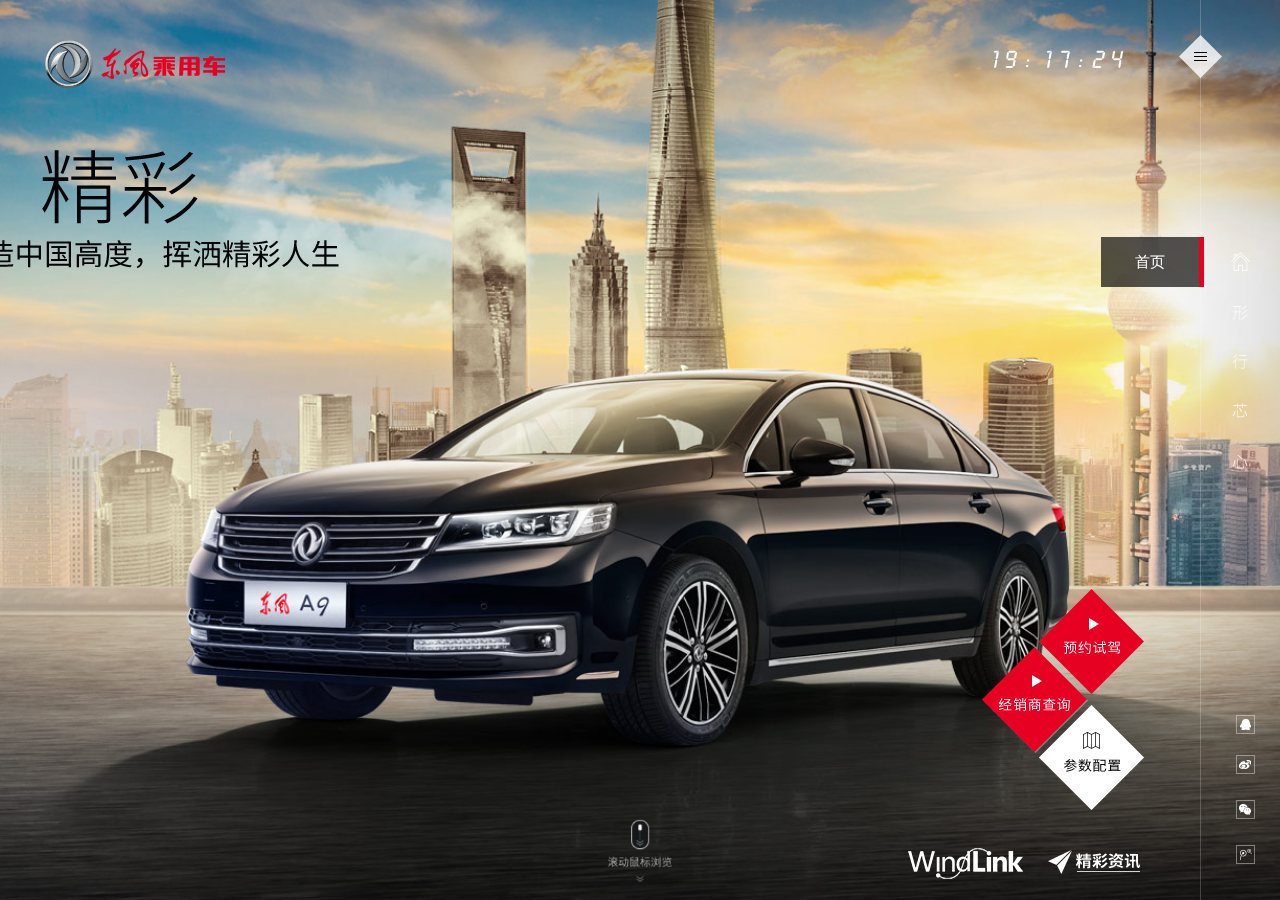
<file: index.html>
<!DOCTYPE html>
<html lang="zh">

	<head>
		<meta charset="UTF-8" />
		<meta name="viewport" content="width=device-width, initial-scale=1.0" />
		<meta http-equiv="X-UA-Compatible" content="ie=edge" />
		<link rel="stylesheet" type="text/css" href="css/index.css" />
		<title>Document</title>

	</head>

	<body>
		
		<div id="startShow">
			<div>
				<img class="pos_a" src="imgas/img/main2 (2).png">
				<img class="pos_b" src="imgas/img/main2 (1).png">
			</div>

		</div>
		<div id="time">
			<span class="span0 time"></span>
			<span class="span2 time"></span>
			<span class="spanx"></span>
			<span class="span1 time"></span>
			<span class="span2 time"></span>
			<span class="spanx"></span>
			<span class="span5 time"></span>
			<span class="span9 time"></span>
		</div>
		<main id="main">
			<!--页面固定定位开始-->
			<div id="fixed">
				<div class="logo">
					<img src="imgas/img/logo.png" alt="" class="logo1" />

					<img src="imgas/img/17.png" alt="" class="mask" />
				</div>
				<div id="nav">
					<img src="imgas/img/2(6).png" alt="" class="nav_log" />
					<ul class="nav_l" id="ol">
						<li class="active">
							<p>首页</p>
						</li>
						<li>
							<p>精于形</p>
						</li>
						<li>
							<p>精于行</p>
						</li>
						<li>
							<p>精于芯</p>
						</li>
						<li>
							<p>精于心</p>
						</li>
					</ul>
					<ul class="nav_r">
						<li class="li6"></li>
						<li class="li7"></li>
						<li class="li8"></li>
						<li class="li9"></li>
					</ul>
					<ul class="nav_do">
						<li class="li10" id="li10"></li>
						<li class="li11" id="li11"></li>
						<li class="li12" id="li12"></li>
					</ul>
					<img src="imgas/img/5.png" alt="" class="img_b" />
					<img src="imgas/img/23.png" alt="" class="img_b1" />
				</div>
			</div>
			<div class="foot">
				<img src="imgas/img/8.png" alt="" class="foot1" />
			</div>
			</div>

			<!--页面固定定位结束-->
			<!--预约试驾部分开始-->
			<div id="yua" style="display: none;">
				<div class="yu11">
					<div style="margin-bottom: 10px;">
						<div class="min">
							<big>姓名<i>name</i></big>
							<input type="text" id="input1" />
						</div>
						<div class="min">
							<big>电话<i>phone</i></big>
							<input type="text" id="input2" />
						</div>
					</div>
					<div style="margin-bottom: 10px;">
						<div class="min">
							<big>省份<i>province</i></big>
							<select name="" class="input3" id="province1" size=1 onchange="getCity()">
								<option value=0>北京</option>
								<option value=1>上海</option>
								<option value=2>天津</option>
								<option value=3>重庆</option>
								<option value=4>河北</option>
								<option value=5>山西</option>
								<option value=6>内蒙古</option>
								<option value=7>辽宁</option>
								<option value=8>吉林</option>
								<option value=9>黑龙江</option>
								<option value=10>江苏</option>
								<option value=11>浙江</option>
								<option value=12>安徽</option>
								<option value=13>福建</option>
								<option value=14>江西</option>
								<option value=15>山东</option>
								<option value=16>河南</option>
								<option value=17>湖北</option>
								<option value=18>湖南</option>
								<option value=19>广东</option>
								<option value=20>广西</option>
								<option value=21>海南</option>
								<option value=22>四川</option>
								<option value=23>贵州</option>
								<option value=24>云南</option>
								<option value=25>西藏</option>
								<option value=26>陕西</option>
								<option value=27>甘肃</option>
								<option value=28>宁夏</option>
								<option value=29>青海</option>
								<option value=30>新疆</option>
								<option value=31>香港</option>
								<option value=32>澳门</option>
								<option value=33>台湾</option>
							</select>
						</div>

						<div class="min">
							<big>城市<i>city</i></big>
							<select name="" class="input4" id="city1"></select>
						</div>
					</div>
					<div style="margin-bottom: 10px;">
						<div class="min">
							<big>意向购车时间<i>time</i></big>
							<select name="" id="input5">
								<option value="">暂时没有需求</option>
								<option value="">3~6个月之间</option>
								<option value="">一年之内</option>
								<option value="">两年之内</option>
							</select>
						</div>
					</div>
					<div style="margin-bottom: 10px;">
						<div class="min">
							<input type="button" id="btnsbt" />

						</div>
					</div>
				</div>
				<img src="imgas/11.png" alt="" id="cuo1" />
			</div>
			<div id="yua1" style="display: none;">
				<div class="yua22">
					<div class="ddd">
						<form action="">
							<p>请选择你所在的区域</p>
							<div>
								<select name="" id="pre" size=1 onchange="chg(this);">
									<option value="-1">请选择</option>
								</select>
								<select name="" id="city2" onchange="chgs(this)"></select>
							</div>
							<div id="chne">
								<ul>
									<li>
										<div>
											<h2>北京年隆汽车销售有限公司</h2>
											<p>联系电话：4008103713</p>
											<p>服务热线：0452-8888109</p>
											<p>店面地址：齐齐哈尔市龙沙区南苑开发区喜庆路北国粮油综合市场楼（市1中南门对面）</p>

										</div>
									</li>
								</ul>
							</div>
							<div id="dituContent">

							</div>
						</form>
					</div>
				</div>
				<img src="imgas/11.png" alt="" id="cuo2" />
			</div>
			<div id="yua2" style="display: none;">
				<div class="table">
					<img src="imgas/14.png" />
					<table class="table1">
						<tr>
							<th>车型 </th>
							<th>1.8T 豪华型</th>
							<th>1.8T 尊贵型</th>
							<th>1.8T 旗舰型</th>
						</tr>
					</table>
					<div class="scroll">
						<table class="table2">
							<tr>
								<td>市场建议价（元）</td>
								<td>179,700</td>
								<td>199,700</td>
								<td>219,700</td>
							</tr>
							<tr>
								<td colspan="4">主要参数</td>
							</tr>
							<tr>
								<td>长×宽×高（mm）</td>
								<td colspan="3">5066*1858*1470</td>
							</tr>
							<tr>
								<td>轴距（mm）</td>
								<td colspan="3">2900</td>
							</tr>
							<tr>
								<td>前/后轮距(mm)</td>
								<td colspan="3">1589/1563</td>
							</tr>
							<tr>
								<td>最小离地间隙（mm）</td>
								<td colspan="3">120(满载）</td>
							</tr>
							<tr>
								<td>整备质量（kg）</td>
								<td colspan="3">1660</td>
							</tr>
							<tr>
								<td>油箱容积（L）</td>
								<td colspan="3">70L</td>
							</tr>
							<tr>
								<td>发动机</td>
								<td colspan="3">Twin scroll双流道涡轮增压技术、高压缸内直喷技术、<br>CVVT连续可变进气正时技术、链传动、DOHC、16气门</td>
							</tr>
							<tr>
								<td>排量（mL)</td>
								<td colspan="3">1751</td>
							</tr>
							<tr>
								<td>最大功率（Kw/rpm)</td>
								<td colspan="3">150/5500</td>
							</tr>
							<tr>
								<td>最大扭矩（N·m/rpm)</td>
								<td colspan="3">280/1400-4000</td>
							</tr>
							<tr>
								<td>变速箱</td>
								<td colspan="3">6速手自一体Tiptronic变速箱（带QuickShift极速换挡技术）</td>
							</tr>
							<tr>
								<td>驱动方式</td>
								<td colspan="3">前置前驱</td>
							</tr>
							<tr>
								<td>前悬挂类型</td>
								<td colspan="3">麦弗逊式独立悬架（螺旋弹簧，液压筒式减震器，带三角型下横臂及横向稳定杆）</td>
							</tr>
							<tr>
								<td>后悬挂类型</td>
								<td colspan="3">多连杆式后独立悬架（螺旋弹簧，液压筒式减震器，带横向稳定杆）</td>
							</tr>
							<tr>
								<td>制动类型</td>
								<td colspan="3">前后盘刹</td>
							</tr>
							<tr>
								<td>转向系统</td>
								<td colspan="3">电液可变助力转向</td>
							</tr>
							<tr>
								<td>轮胎规格</td>
								<td colspan="3">18吋铝轮</td>
							</tr>
							<tr>
								<td>0-100km/h加速</td>
								<td colspan="3">8.5s （ODM）</td>
							</tr>
							<tr>
								<td>最高车速(km/h)</td>
								<td colspan="3">230</td>
							</tr>
							<tr>
								<td>工信部综合油耗(L)</td>
								<td colspan="3">6.6</td>
							</tr>
							<tr>
								<td>排放标准</td>
								<td colspan="3">国五</td>
							</tr>
							<tr>
								<td colspan="4">大气造型</td>
							</tr>
							<tr>
								<td>LED前大灯（带弯道辅助照明）</td>
								<td>●</td>
								<td>●</td>
								<td>●</td>
							</tr>
							<tr>
								<td>LED自动大灯（自动点亮+自动高度调节）</td>
								<td>●</td>
								<td>●</td>
								<td>●</td>
							</tr>
							<tr>
								<td>LED大灯远近光自动切换</td>
								<td>-</td>
								<td>●</td>
								<td>●</td>
							</tr>
							<tr>
								<td>LED日间行车灯/转向灯/制动灯/尾灯</td>
								<td>●</td>
								<td>●</td>
								<td>●</td>
							</tr>
							<tr>
								<td>LED前后雾灯（前雾灯带弯道辅助照明）</td>
								<td>●</td>
								<td>●</td>
								<td>●</td>
							</tr>
							<tr>
								<td>电动天窗（有微开功能、遥控可关闭）</td>
								<td>●</td>
								<td>●</td>
								<td>●</td>
							</tr>
							<tr>
								<td>四窗一触式防夹</td>
								<td>●</td>
								<td>●</td>
								<td>●</td>
							</tr>
							<tr>
								<td>遥控开启/关闭车窗</td>
								<td>●</td>
								<td>●</td>
								<td>●</td>
							</tr>
							<tr>
								<td>降噪浅色前风窗玻璃</td>
								<td>●</td>
								<td>-</td>
								<td>-</td>
							</tr>
							<tr>
								<td>降噪隔热浅色前风窗玻璃</td>
								<td>-</td>
								<td>●</td>
								<td>●</td>
							</tr>
							<tr>
								<td>前风挡雨刮</td>
								<td>自动</td>
								<td>自动</td>
								<td>自动</td>
							</tr>
							<tr>
								<td>自动防眩目内后视镜</td>
								<td>-</td>
								<td>●</td>
								<td>●</td>
							</tr>
							<tr>
								<td>后视镜电动调节/加热/折叠</td>
								<td>●</td>
								<td>●</td>
								<td>●</td>
							</tr>
							<tr>
								<td>倒车时后视镜自动调节（自动照地 ）</td>
								<td>-</td>
								<td>●</td>
								<td>●</td>
							</tr>
							<tr>
								<td>后风窗电动遮阳帘</td>
								<td>-</td>
								<td>-</td>
								<td>●</td>
							</tr>
							<tr>
								<td>后车窗遮阳帘</td>
								<td>-</td>
								<td>-</td>
								<td>●</td>
							</tr>
							<tr>
								<td>发动机罩气动撑杆</td>
								<td>●</td>
								<td>●</td>
								<td>●</td>
							</tr>
							<tr>
								<td>后备箱电动开启</td>
								<td>●</td>
								<td>●</td>
								<td>●</td>
							</tr>
							<tr>
								<td colspan="4">乘坐空间</td>
							</tr>
							<tr>
								<td>LED前顶灯</td>
								<td>●</td>
								<td>●</td>
								<td>●</td>
							</tr>
							<tr>
								<td>LED地图灯</td>
								<td>●</td>
								<td>●</td>
								<td>●</td>
							</tr>
							<tr>
								<td>LED迎宾灯</td>
								<td>●</td>
								<td>●</td>
								<td>●</td>
							</tr>
							<tr>
								<td>LED氛围灯</td>
								<td>●</td>
								<td>●</td>
								<td>●</td>
							</tr>
							<tr>
								<td>座椅皮质</td>
								<td>Claudia真皮</td>
								<td>Nappa真皮</td>
								<td>Nappa真皮</td>
							</tr>
							<tr>
								<td>前排电动座椅调节</td>
								<td>六向</td>
								<td>八向</td>
								<td>八向</td>
							</tr>
							<tr>
								<td>前排腰部调节/按摩</td>
								<td>-</td>
								<td>●</td>
								<td>●</td>
							</tr>
							<tr>
								<td>前排座椅加热通风</td>
								<td>-</td>
								<td>-</td>
								<td>●</td>
							</tr>
							<tr>
								<td>前排钱夹式舒适头枕</td>
								<td>●</td>
								<td>●</td>
								<td>●</td>
							</tr>
							<tr>
								<td>驾驶席座椅记忆功能</td>
								<td>-</td>
								<td>●</td>
								<td>●</td>
							</tr>
							<tr>
								<td>驾驶席座椅迎宾功能</td>
								<td>-</td>
								<td>●</td>
								<td>●</td>
							</tr>
							<tr>
								<td>后排座椅加热</td>
								<td>-</td>
								<td>●</td>
								<td>●</td>
							</tr>
							<tr>
								<td>后排座椅通风按摩（10点气动）</td>
								<td>-</td>
								<td>-</td>
								<td>●</td>
							</tr>
							<tr>
								<td>后排VIP控制功能</td>
								<td>座椅</td>
								<td>空调、座椅</td>
								<td>空调、座椅</td>
							</tr>
							<tr>
								<td>后排座椅老板键</td>
								<td>●</td>
								<td>●</td>
								<td>●</td>
							</tr>
							<tr>
								<td>靠背倾斜可分别电动调节（4：2：4）</td>
								<td>●</td>
								<td>●</td>
								<td>●</td>
							</tr>
							<tr>
								<td>后排高度可调航空睡眠头枕</td>
								<td>2个</td>
								<td>2个</td>
								<td>2个</td>
							</tr>
							<tr>
								<td>车载冰箱接口</td>
								<td>●</td>
								<td>●</td>
								<td>●</td>
							</tr>
							<tr>
								<td>12伏接口</td>
								<td>3</td>
								<td>3</td>
								<td>3</td>
							</tr>
							<tr>
								<td>220V电源 </td>
								<td>-</td>
								<td>-</td>
								<td>●</td>
							</tr>
							<tr>
								<td>自动空调</td>
								<td>双区</td>
								<td>四区<br>（带AQS空气质量监测模块）</td>
								<td>四区<br>（带AQS空气质量监测模块）</td>
							</tr>
							<tr>
								<td>花粉及活性碳过滤器</td>
								<td>●</td>
								<td>●</td>
								<td>●</td>
							</tr>
							<tr>
								<td>负离子发生器</td>
								<td>-</td>
								<td>●</td>
								<td>●</td>
							</tr>
							<tr>
								<td colspan="4">安全防护</td>
							</tr>
							<tr>
								<td>发动机芯片防盗</td>
								<td>●</td>
								<td>●</td>
								<td>●</td>
							</tr>
							<tr>
								<td>胎压监测</td>
								<td>●</td>
								<td>●</td>
								<td>●</td>
							</tr>
							<tr>
								<td>盲点监测</td>
								<td>-</td>
								<td>●</td>
								<td>●</td>
							</tr>
							<tr>
								<td>前部气囊</td>
								<td>●</td>
								<td>●</td>
								<td>●</td>
							</tr>
							<tr>
								<td>前部侧气囊</td>
								<td>●</td>
								<td>●</td>
								<td>●</td>
							</tr>
							<tr>
								<td>前后侧气帘</td>
								<td>●</td>
								<td>●</td>
								<td>●</td>
							</tr>
							<tr>
								<td>前后排带预张紧和限力器的安全带</td>
								<td>●</td>
								<td>●</td>
								<td>●</td>
							</tr>
							<tr>
								<td>前排安全带未系提醒</td>
								<td>●</td>
								<td>●</td>
								<td>●</td>
							</tr>
							<tr>
								<td>后排座位带2个ISOFIX接口</td>
								<td>●</td>
								<td>●</td>
								<td>●</td>
							</tr>
							<tr>
								<td>无钥匙进入</td>
								<td>●</td>
								<td>●</td>
								<td>●</td>
							</tr>
							<tr>
								<td>无钥匙启动</td>
								<td>●</td>
								<td>●</td>
								<td>●</td>
							</tr>
							<tr>
								<td colspan="4">科技驾控</td>
							</tr>
							<tr>
								<td>多功能真皮方向盘</td>
								<td>Claudia真皮</td>
								<td>Nappa真皮</td>
								<td>Nappa真皮</td>
							</tr>
							<tr>
								<td>方向盘四向调节</td>
								<td>●</td>
								<td>●</td>
								<td>●</td>
							</tr>
							<tr>
								<td>Stop-Start STT发动机智能启停系统</td>
								<td>●</td>
								<td>●</td>
								<td>●</td>
							</tr>
							<tr>
								<td>ESP车身稳定控制系统</td>
								<td>●</td>
								<td>●</td>
								<td>●</td>
							</tr>
							<tr>
								<td>ABS防抱死系统</td>
								<td>●</td>
								<td>●</td>
								<td>●</td>
							</tr>
							<tr>
								<td>ASR牵引力控制系统</td>
								<td>●</td>
								<td>●</td>
								<td>●</td>
							</tr>
							<tr>
								<td>EBD制动力分配</td>
								<td>●</td>
								<td>●</td>
								<td>●</td>
							</tr>
							<tr>
								<td>EPB电子手刹</td>
								<td>●</td>
								<td>●</td>
								<td>●</td>
							</tr>
							<tr>
								<td>坡路辅助</td>
								<td>●</td>
								<td>●</td>
								<td>●</td>
							</tr>
							<tr>
								<td>定速巡航</td>
								<td>●</td>
								<td>●</td>
								<td>●</td>
							</tr>
							<tr>
								<td>行驶自动落锁</td>
								<td>●</td>
								<td>●</td>
								<td>●</td>
							</tr>
							<tr>
								<td>儿童安全门锁</td>
								<td>●</td>
								<td>●</td>
								<td>●</td>
							</tr>
							<tr>
								<td>彩色HUD平视显示系统</td>
								<td>-</td>
								<td>-</td>
								<td>●</td>
							</tr>
							<tr>
								<td>倒车影像</td>
								<td>●</td>
								<td>●</td>
								<td>●</td>
							</tr>
							<tr>
								<td>360环车影像系统</td>
								<td>-</td>
								<td>-</td>
								<td>●</td>
							</tr>
							<tr>
								<td>前驻车雷达</td>
								<td>-</td>
								<td>●</td>
								<td>●</td>
							</tr>
							<tr>
								<td>后驻车雷达</td>
								<td>●</td>
								<td>●</td>
								<td>●</td>
							</tr>
							<tr>
								<td colspan="4">影音导航</td>
							</tr>
							<tr>
								<td>7"彩色触摸显示屏</td>
								<td>●</td>
								<td>●</td>
								<td>●</td>
							</tr>
							<tr>
								<td>GPS+北斗导航</td>
								<td>●</td>
								<td>●</td>
								<td>●</td>
							</tr>
							<tr>
								<td>WindLink车载智能互联系统</td>
								<td>O</td>
								<td>O</td>
								<td>●</td>
							</tr>
							<tr>
								<td>哈曼 Infinity®Hifi高保真音响</td>
								<td>-</td>
								<td>●</td>
								<td>●</td>
							</tr>
							<tr>
								<td>扬声器</td>
								<td> 8 扬声器</td>
								<td> 12 扬声器</td>
								<td> 12 扬声器</td>
							</tr>
							<tr>
								<td>DVD播放器</td>
								<td>●</td>
								<td>●</td>
								<td>●</td>
							</tr>
							<tr>
								<td>蓝牙系统</td>
								<td>●</td>
								<td>●</td>
								<td>●</td>
							</tr>
							<tr>
								<td colspan="4">精美装饰</td>
							</tr>
							<tr>
								<td>仪表板豪华木纹装饰</td>
								<td>●</td>
								<td>●</td>
								<td>●</td>
							</tr>
							<tr>
								<td>方向盘豪华木纹装饰</td>
								<td>●</td>
								<td>●</td>
								<td>●</td>
							</tr>
							<tr>
								<td>中控台石英钟</td>
								<td>●</td>
								<td>●</td>
								<td>●</td>
							</tr>
							<tr>
								<td>出风口镀铬装饰条</td>
								<td>●</td>
								<td>●</td>
								<td>●</td>
							</tr>
							<tr>
								<td>四门镀铬装饰条</td>
								<td>●</td>
								<td>●</td>
								<td>●</td>
							</tr>
							<tr>
								<td>中控台"AEOLUS"铭牌</td>
								<td>●</td>
								<td>●</td>
								<td>●</td>
							</tr>
							<tr>
								<td>侧围豪华镀铬装饰条</td>
								<td>●</td>
								<td>●</td>
								<td>●</td>
							</tr>
							<tr>
								<td>内饰颜色</td>
								<td>深色</td>
								<td>深色/浅色</td>
								<td>深色</td>
							</tr>
							<tr>
								<td>车身颜色</td>
								<td colspan="3">碳晶黑/珠光白/钨金灰</td>
							</tr>
						</table>
						<p class="zhu">备注：<br>●表示有此装备；-表示无此装备；O表示选装<br>豪华型、尊贵型选装Windlink另加5000元</p>
					</div>

				</div>
				<img src="imgas/11.png" alt="" id="cuo3" />
			</div>

			<!--预约试驾部分结束-->
			<!-- 大页面的透明度滚轮开始 -->
			<div id="ca">
				<ul id="banner">
					<li id="tu1" style="opacity:1;">
						<img src="imgas/img/2_3.jpg" alt="" id="timesImg" class="change" />
						<img src="imgas/img/1_2.png" alt="" id="logo2" />
					</li>
					<li id="tu2">
						<div id="box1">
							<!--<img src="imgas/img/1.jpg" alt="" class="change"/>-->
						</div>

						<div>
							<img src="imgas/img/3.png" alt="" class="tu2_img1">
							<img src="imgas/img/999.png" alt="" class="tu2_img1">
						</div>
						<div class="imgs_main"></div>
						<div class="imgs_main">
							<div id="don_1">
								<img src="imgas/imgs/1.jpg" alt="" class="change" />
								<img src="imgas/imgs/2.jpg" alt="" class="change" />
								<img src="imgas/imgs/3.jpg" alt="" class="change" />
								<img src="imgas/imgs/4.jpg" alt="" class="change" />
								<img src="imgas/imgs/5.jpg" alt="" class="change" />
								<img src="imgas/imgs/6.jpg" alt="" class="change" />
								<img src="imgas/imgs/7.jpg" alt="" class="change" />
								<img src="imgas/imgs/8.jpg" alt="" class="change" />
								<img src="imgas/imgs/9.jpg" alt="" class="change" />
								<img src="imgas/imgs/10.jpg" alt="" class="change" />
								<img src="imgas/imgs/11.jpg" alt="" class="change" />
								<img src="imgas/imgs/12.jpg" alt="" class="change" />
								<img src="imgas/imgs/13.jpg" alt="" class="change" />
								<img src="imgas/imgs/13.jpg" alt="" class="change" />

							</div>
							<div id="tu2_1">
								<img src="imgas/tu2_1/15.jpg" alt="" class="change" />
								<img src="imgas/tu2_1/16.jpg" alt="" class="change" />
								<img src="imgas/tu2_1/17.jpg" alt="" class="change" />
								<img src="imgas/tu2_1/18.jpg" alt="" class="change" />
								<img src="imgas/tu2_1/19.jpg" alt="" class="change" />
								<img src="imgas/tu2_1/20.jpg" alt="" class="change" />
								<img src="imgas/tu2_1/21.jpg" alt="" class="change" />
								<img src="imgas/tu2_1/22.jpg" alt="" class="change" />
								<img src="imgas/tu2_1/23.jpg" alt="" class="change" />
								<img src="imgas/tu2_1/24.jpg" alt="" class="change" />
								<img src="imgas/tu2_1/25.jpg" alt="" class="change" />
								<img src="imgas/tu2_1/26.jpg" alt="" class="change" />
								<img src="imgas/tu2_1/27.jpg" alt="" class="change" />
								<img src="imgas/tu2_1/28.jpg" alt="" class="change" />

							</div>
							<div id="tu2_2">
								<img src="imgas/tu2_2/29.jpg" class="change" />
								<img src="imgas/tu2_2/30.jpg" class="change" />
								<img src="imgas/tu2_2/31.jpg" class="change" />
								<img src="imgas/tu2_2/32.jpg" class="change" />
								<img src="imgas/tu2_2/33.jpg" class="change" />
							</div>
							<div id="tu2_3">
								<img src="imgas/tu2_3/34.jpg" class="change" />
								<img src="imgas/tu2_3/35.jpg" class="change" />
								<img src="imgas/tu2_3/36.jpg" class="change" />
								<img src="imgas/tu2_3/37.jpg" class="change" />
								<img src="imgas/tu2_3/38.jpg" class="change" />
								<img src="imgas/tu2_3/39.jpg" class="change" />
								<img src="imgas/tu2_3/40.jpg" class="change" />
								<img src="imgas/tu2_3/41.jpg" class="change" />
								<img src="imgas/tu2_3/42.jpg" class="change" />
								<img src="imgas/tu2_3/43.jpg" class="change" />
								<img src="imgas/tu2_3/44.jpg" class="change" />
								<img src="imgas/tu2_3/45.jpg" class="change" />
								<img src="imgas/tu2_3/46.jpg" class="change" />
							</div>
						</div>
					</li>
					<li id="tu3">
						<!--<img src="imgas/img/1(2).jpg" alt="" class="change"/>-->
						<div>
							<img src="imgas/img/18.png" alt="" class="tu3_img1" />
							<img src="imgas/img/zhan.png" alt="" class="tu3_img2" />
							<img src="imgas/img/xin.png" alt="" class="tu3_img3" />
						</div>
						<div class="imgs_main">
							<div id="don_2">
								<img src="imgas/images//1.jpg" class="change" />
								<img src="imgas/images//2.jpg" alt="" class="change" />
								<img src="imgas/images//3.jpg" alt="" class="change" />
								<img src="imgas/images//4.jpg" alt="" class="change" />
								<img src="imgas/images//5.jpg" alt="" class="change" />
								<img src="imgas/images//6.jpg" alt="" class="change" />
								<img src="imgas/images//7.jpg" alt="" class="change" />
								<img src="imgas/images//8.jpg" alt="" class="change" />
								<img src="imgas/images//9.jpg" alt="" class="change" />
								<img src="imgas/images//10.jpg" alt="" class="change" />
								<img src="imgas/images//11.jpg" alt="" class="change" />
								<img src="imgas/images//12.jpg" alt="" class="change" />
								<img src="imgas/images//13.jpg" alt="" class="change" />
							</div>
							<div id="tu3_1">
								<img src="imgas/tu3_1/14.jpg" alt="" class="change" />
								<img src="imgas/tu3_1/15.jpg" alt="" class="change" />
								<img src="imgas/tu3_1/16.jpg" alt="" class="change" />
								<img src="imgas/tu3_1/17.jpg" alt="" class="change" />
								<img src="imgas/tu3_1/18.jpg" alt="" class="change" />
								<img src="imgas/tu3_1/19.jpg" alt="" class="change" />
								<img src="imgas/tu3_1/20.jpg" alt="" class="change" />
								<img src="imgas/tu3_1/21.jpg" alt="" class="change" />
								<img src="imgas/tu3_1/22.jpg" alt="" class="change" />
								<img src="imgas/tu3_1/23.jpg" alt="" class="change" />

							</div>
							<div id="tu3_2">
								<img src="imgas/tu3_2/24.jpg" alt="" class="change" />
								<img src="imgas/tu3_2/25.jpg" alt="" class="change" />
								<img src="imgas/tu3_2/26.jpg" alt="" class="change" />
								<img src="imgas/tu3_2/27.jpg" alt="" class="change" />
								<img src="imgas/tu3_2/28.jpg" alt="" class="change" />
								<img src="imgas/tu3_2/29.jpg" alt="" class="change" />
								<img src="imgas/tu3_2/30.jpg" alt="" class="change" />
								<img src="imgas/tu3_2/31.jpg" alt="" class="change" />
								<img src="imgas/tu3_2/32.jpg" alt="" class="change" />
								<img src="imgas/tu3_2/33.jpg" alt="" class="change" />
								<img src="imgas/tu3_2/34.jpg" alt="" class="change" />
								<img src="imgas/tu3_2/35.jpg" alt="" class="change" />
								<img src="imgas/tu3_2/36.jpg" alt="" class="change" />
								<img src="imgas/tu3_2/37.jpg" alt="" class="change" />
								<img src="imgas/tu3_2/38.jpg" alt="" class="change" />
								<img src="imgas/tu3_2/39.jpg" alt="" class="change" />
								<img src="imgas/tu3_2/40.jpg" alt="" class="change" />
								<img src="imgas/tu3_2/41.jpg" alt="" class="change" />
								<img src="imgas/tu3_2/42.jpg" alt="" class="change" />
								<img src="imgas/tu3_2/43.jpg" alt="" class="change" />
								<img src="imgas/tu3_2/44.jpg" alt="" class="change" />
								<img src="imgas/tu3_2/45.jpg" alt="" class="change" />
							</div>
							<div id="tu3_3">
								<img src="imgas/tu3_3/46.jpg" class="change" />
								<img src="imgas/tu3_3/47.jpg" class="change" />
								<img src="imgas/tu3_3/48.jpg" class="change" />
								<img src="imgas/tu3_3/49.jpg" class="change" />
								<img src="imgas/tu3_3/50.jpg" class="change" />
								<img src="imgas/tu3_3/51.jpg" class="change" />
								<img src="imgas/tu3_3/52.jpg" class="change" />
								<img src="imgas/tu3_3/53.jpg" class="change" />
								<img src="imgas/tu3_3/54.jpg" class="change" />
								<img src="imgas/tu3_3/55.jpg" class="change" />
								<img src="imgas/tu3_3/56.jpg" class="change" />
								<img src="imgas/tu3_3/57.jpg" class="change" />
							</div>
						</div> /
					</li>
					<li id="tu4">
						<!--<img src="imgas/img/12(2).jpg" alt="" class="change"/>-->
						<div>
							<img src="imgas/img/zhanz.png" alt="" class="tu4_img1" />
							<img src="imgas/img/xinz.png" alt="" class="tu4_img2" />
						</div>
						<div class="imgs_main">
							<div id="don_3">
								<img src="imgas/tu4/1.jpg" alt="" class="change" />
								<img src="imgas/tu4/2.jpg" alt="" class="change" />
								<img src="imgas/tu4/3.jpg" alt="" class="change" />
								<img src="imgas/tu4/5.jpg" alt="" class="change" />
								<img src="imgas/tu4/6.jpg" alt="" class="change" />
								<img src="imgas/tu4/7.jpg" alt="" class="change" />
								<img src="imgas/tu4/8.jpg" alt="" class="change" />
								<img src="imgas/tu4/9.jpg" alt="" class="change" />
								<img src="imgas/tu4/11.jpg" alt="" class="change" />
								<img src="imgas/tu4/13.jpg" alt="" class="change" />
								<img src="imgas/tu4/15.jpg" alt="" class="change" />

							</div>
							<div id="tu4_1">
								<img src="imgas/tu4_1/16.jpg" alt="" class="change" />
								<img src="imgas/tu4_1/17.jpg" alt="" class="change" />
								<img src="imgas/tu4_1/18.jpg" alt="" class="change" />
								<img src="imgas/tu4_1/19.jpg" alt="" class="change" />
								<img src="imgas/tu4_1/20.jpg" alt="" class="change" />
								<img src="imgas/tu4_1/21.jpg" alt="" class="change" />
								<img src="imgas/tu4_1/22.jpg" alt="" class="change" />
								<img src="imgas/tu4_1/23.jpg" alt="" class="change" />

							</div>
							<div id="tu4_2">
								<img src="imgas/tu4_2/24.jpg" alt="" class="change" />
								<img src="imgas/tu4_2/25.jpg" alt="" class="change" />
								<img src="imgas/tu4_2/26.jpg" alt="" class="change" />
								<img src="imgas/tu4_2/27.jpg" alt="" class="change" />
								<img src="imgas/tu4_2/28.jpg" alt="" class="change" />
								<img src="imgas/tu4_2/29.jpg" alt="" class="change" />
								<img src="imgas/tu4_2/30.jpg" alt="" class="change" />
								<img src="imgas/tu4_2/31.jpg" alt="" class="change" />
								<img src="imgas/tu4_2/32.jpg" alt="" class="change" />
								<img src="imgas/tu4_2/33.jpg" alt="" class="change" />
								<img src="imgas/tu4_2/34.jpg" alt="" class="change" />
								<img src="imgas/tu4_2/35.jpg" alt="" class="change" />
								<img src="imgas/tu4_2/36.jpg" alt="" class="change" />
								<img src="imgas/tu4_2/37.jpg" alt="" class="change" />
								<img src="imgas/tu4_2/38.jpg" alt="" class="change" />
								<img src="imgas/tu4_2/39.jpg" alt="" class="change" />
								<img src="imgas/tu4_2/40.jpg" alt="" class="change" />
								<img src="imgas/tu4_2/41.jpg" alt="" class="change" />

							</div>
							<div id="tu4_3">
								<img src="imgas/tu4_3/52.jpg" alt="" class="change" />
								<img src="imgas/tu4_3/53.jpg" alt="" class="change" />
								<img src="imgas/tu4_3/54.jpg" alt="" class="change" />
								<img src="imgas/tu4_3/55.jpg" alt="" class="change" />
								<img src="imgas/tu4_3/56.jpg" alt="" class="change" />
								<img src="imgas/tu4_3/57.jpg" alt="" class="change" />
								<img src="imgas/tu4_3/58.jpg" alt="" class="change" />
								<img src="imgas/tu4_3/59.jpg" alt="" class="change" />
								<img src="imgas/tu4_3/60.jpg" alt="" class="change" />
								<img src="imgas/tu4_3/61.jpg" alt="" class="change" />
								<img src="imgas/tu4_3/62.jpg" alt="" class="change" />
								<img src="imgas/tu4_3/63.jpg" alt="" class="change" />
								<img src="imgas/tu4_3/64.jpg" alt="" class="change" />
								<img src="imgas/tu4_3/65.jpg" alt="" class="change" />
							</div>
						</div>
						<div class="imgs_main"></div>
					</li>
					<li id="tu5">
						<div>
							<img src="imgas/img/yyy.png" class="tu5_img1" />
						</div>
						<div id="don_4">
							<img src="imgas/tu5/1.jpg" alt="" class="change" />
							<img src="imgas/tu5/2.jpg" alt="" class="change" />
							<img src="imgas/tu5/3.jpg" alt="" class="change" />
							<img src="imgas/tu5/4.jpg" alt="" class="change" />
							<img src="imgas/tu5/5.jpg" alt="" class="change" />
							<img src="imgas/tu5/6.jpg" alt="" class="change" />
							<img src="imgas/tu5/7.jpg" alt="" class="change" />
							<img src="imgas/tu5/9.jpg" alt="" class="change" />
							<img src="imgas/tu5/10.jpg" alt="" class="change" />
							<img src="imgas/tu5/11.jpg" alt="" class="change" />
							<img src="imgas/tu5/12.jpg" alt="" class="change" />
							<img src="imgas/tu5/13.jpg" alt="" class="change" />
							<img src="imgas/tu5/14.jpg" alt="" class="change" />
							<img src="imgas/tu5/15.jpg" alt="" class="change" />
						</div>
						<!--车的tab切换-->
						<div id="taber">
							<div id="tu5_X">
								<img src="imgas/16.png" class="zi" />
								<span class="black">
			<img src="imgas/17.png" alt="" />
			<img src="imgas/19.png"/>
			<img src="imgas/18.png" alt="" />
		</span>
								<span class="white">
			<img src="imgas/18 (1).png" alt="" />
			<img src="imgas/20.png" alt="" />
			<img src="imgas/17 (1).png" alt="" />
			
		</span>
								<span>
			<img src="imgas/18 (2).png" alt="" />
			
			<img src="imgas/21.png" alt="" />
			<img src="imgas/17 (2).png" alt="" />
			
		</span>
							</div>
							<div id="taberr">
								<div id="tu5_black">
									<img src="imgas/tu5_black1/17.jpg" alt="" class="change" />
									<img src="imgas/tu5_black1/18.jpg" alt="" class="change" />
									<img src="imgas/tu5_black1/19.jpg" alt="" class="change" />
									<img src="imgas/tu5_black1/20.jpg" alt="" class="change" />
									<img src="imgas/tu5_black1/21.jpg" alt="" class="change" />
									<img src="imgas/tu5_black1/22.jpg" alt="" class="change" />
									<img src="imgas/tu5_black1/23.jpg" alt="" class="change" />
									<img src="imgas/tu5_black1/24.jpg" alt="" class="change" />
									<img src="imgas/tu5_black1/25.jpg" alt="" class="change" />
									<img src="imgas/tu5_black1/26.jpg" alt="" class="change" />
									<img src="imgas/tu5_black1/27.jpg" alt="" class="change" />
									<img src="imgas/tu5_black1/28.jpg" alt="" class="change" />
									<img src="imgas/tu5_black1/29.jpg" alt="" class="change" />
									<img src="imgas/tu5_black1/30.jpg" alt="" class="change" />
									<img src="imgas/tu5_black1/31.jpg" alt="" class="change" />
									<img src="imgas/tu5_black1/32.jpg" alt="" class="change" />
									<img src="imgas/tu5_black1/33.jpg" alt="" class="change" />
									<img src="imgas/tu5_black1/34.jpg" alt="" class="change" />
									<img src="imgas/tu5_black1/35.jpg" alt="" class="change" />
									<img src="imgas/tu5_black1/36.jpg" alt="" class="change" />
									<img src="imgas/tu5_black1/37.jpg" alt="" class="change" />
									<img src="imgas/tu5_black1/38.jpg" alt="" class="change" />
									<img src="imgas/tu5_black1/39.jpg" alt="" class="change" />
									<img src="imgas/tu5_black1/40.jpg" alt="" class="change" />
									<img src="imgas/tu5_black1/41.jpg" alt="" class="change" />
									<img src="imgas/tu5_black1/42.jpg" alt="" class="change" />
									<img src="imgas/tu5_black1/43.jpg" alt="" class="change" />
									<img src="imgas/tu5_black1/44.jpg" alt="" class="change" />
									<img src="imgas/tu5_black1/45.jpg" alt="" class="change" />
									<img src="imgas/tu5_black1/46.jpg" alt="" class="change" />
									<img src="imgas/tu5_black1/47.jpg" alt="" class="change" />
									<img src="imgas/tu5_black1/48.jpg" alt="" class="change" />

								</div>
								<div id="tu5_white">
									<img src="imgas/tu5_white1/17.jpg" alt="" class="change" />
									<img src="imgas/tu5_white1/18.jpg" alt="" class="change" />
									<img src="imgas/tu5_white1/19.jpg" alt="" class="change" />
									<img src="imgas/tu5_white1/20.jpg" alt="" class="change" />
									<img src="imgas/tu5_white1/21.jpg" alt="" class="change" />
									<img src="imgas/tu5_white1/22.jpg" alt="" class="change" />
									<img src="imgas/tu5_white1/23.jpg" alt="" class="change" />
									<img src="imgas/tu5_white1/24.jpg" alt="" class="change" />
									<img src="imgas/tu5_white1/25.jpg" alt="" class="change" />
									<img src="imgas/tu5_white1/26.jpg" alt="" class="change" />
									<img src="imgas/tu5_white1/27.jpg" alt="" class="change" />
									<img src="imgas/tu5_white1/28.jpg" alt="" class="change" />
									<img src="imgas/tu5_white1/29.jpg" alt="" class="change" />
									<img src="imgas/tu5_white1/30.jpg" alt="" class="change" />
									<img src="imgas/tu5_white1/31.jpg" alt="" class="change" />
									<img src="imgas/tu5_white1/32.jpg" alt="" class="change" />
									<img src="imgas/tu5_white1/33.jpg" alt="" class="change" />
									<img src="imgas/tu5_white1/34.jpg" alt="" class="change" />
									<img src="imgas/tu5_white1/35.jpg" alt="" class="change" />
									<img src="imgas/tu5_white1/36.jpg" alt="" class="change" />
									<img src="imgas/tu5_white1/37.jpg" alt="" class="change" />
									<img src="imgas/tu5_white1/38.jpg" alt="" class="change" />
									<img src="imgas/tu5_white1/39.jpg" alt="" class="change" />
									<img src="imgas/tu5_white1/40.jpg" alt="" class="change" />
									<img src="imgas/tu5_white1/41.jpg" alt="" class="change" />
									<img src="imgas/tu5_white1/42.jpg" alt="" class="change" />
									<img src="imgas/tu5_white1/43.jpg" alt="" class="change" />
									<img src="imgas/tu5_white1/44.jpg" alt="" class="change" />
									<img src="imgas/tu5_white1/45.jpg" alt="" class="change" />
									<img src="imgas/tu5_white1/46.jpg" alt="" class="change" />
									<img src="imgas/tu5_white1/47.jpg" alt="" class="change" />
									<img src="imgas/tu5_white1/48.jpg" alt="" class="change" />

								</div>
								<div id="tu5_gray">
									<img src="imgas/tu5_gray1/17.jpg" alt="" class="change" />
									<img src="imgas/tu5_gray1/18.jpg" alt="" class="change" />
									<img src="imgas/tu5_gray1/19.jpg" alt="" class="change" />
									<img src="imgas/tu5_gray1/20.jpg" alt="" class="change" />
									<img src="imgas/tu5_gray1/21.jpg" alt="" class="change" />
									<img src="imgas/tu5_gray1/22.jpg" alt="" class="change" />
									<img src="imgas/tu5_gray1/23.jpg" alt="" class="change" />
									<img src="imgas/tu5_gray1/24.jpg" alt="" class="change" />
									<img src="imgas/tu5_gray1/25.jpg" alt="" class="change" />
									<img src="imgas/tu5_gray1/26.jpg" alt="" class="change" />
									<img src="imgas/tu5_gray1/27.jpg" alt="" class="change" />
									<img src="imgas/tu5_gray1/28.jpg" alt="" class="change" />
									<img src="imgas/tu5_gray1/29.jpg" alt="" class="change" />
									<img src="imgas/tu5_gray1/30.jpg" alt="" class="change" />
									<img src="imgas/tu5_gray1/31.jpg" alt="" class="change" />
									<img src="imgas/tu5_gray1/32.jpg" alt="" class="change" />
									<img src="imgas/tu5_gray1/33.jpg" alt="" class="change" />
									<img src="imgas/tu5_gray1/34.jpg" alt="" class="change" />
									<img src="imgas/tu5_gray1/35.jpg" alt="" class="change" />
									<img src="imgas/tu5_gray1/36.jpg" alt="" class="change" />
									<img src="imgas/tu5_gray1/37.jpg" alt="" class="change" />
									<img src="imgas/tu5_gray1/38.jpg" alt="" class="change" />
									<img src="imgas/tu5_gray1/39.jpg" alt="" class="change" />
									<img src="imgas/tu5_gray1/40.jpg" alt="" class="change" />
									<img src="imgas/tu5_gray1/41.jpg" alt="" class="change" />
									<img src="imgas/tu5_gray1/42.jpg" alt="" class="change" />
									<img src="imgas/tu5_gray1/43.jpg" alt="" class="change" />
									<img src="imgas/tu5_gray1/44.jpg" alt="" class="change" />
									<img src="imgas/tu5_gray1/45.jpg" alt="" class="change" />
									<img src="imgas/tu5_gray1/46.jpg" alt="" class="change" />
									<img src="imgas/tu5_gray1/47.jpg" alt="" class="change" />
									<img src="imgas/tu5_gray1/48.jpg" alt="" class="change" />

								</div>
							</div>
						</div>
						<div class="dongtu">
							<img src="imgas/22.gif" alt="" class="gif" />
						</div>

					</li>

				</ul>
		</main>
		<script src="js/index.js"></script>
		<script type="text/javascript" src="http://api.map.baidu.com/api?key=DTRyKneihdzzXM02Mtj3aqzZUiGjxYHq&v=1.1&services=true"></script>
		<script type="text/javascript" src="js/map.js"></script>

	</body>

</html>
</file>
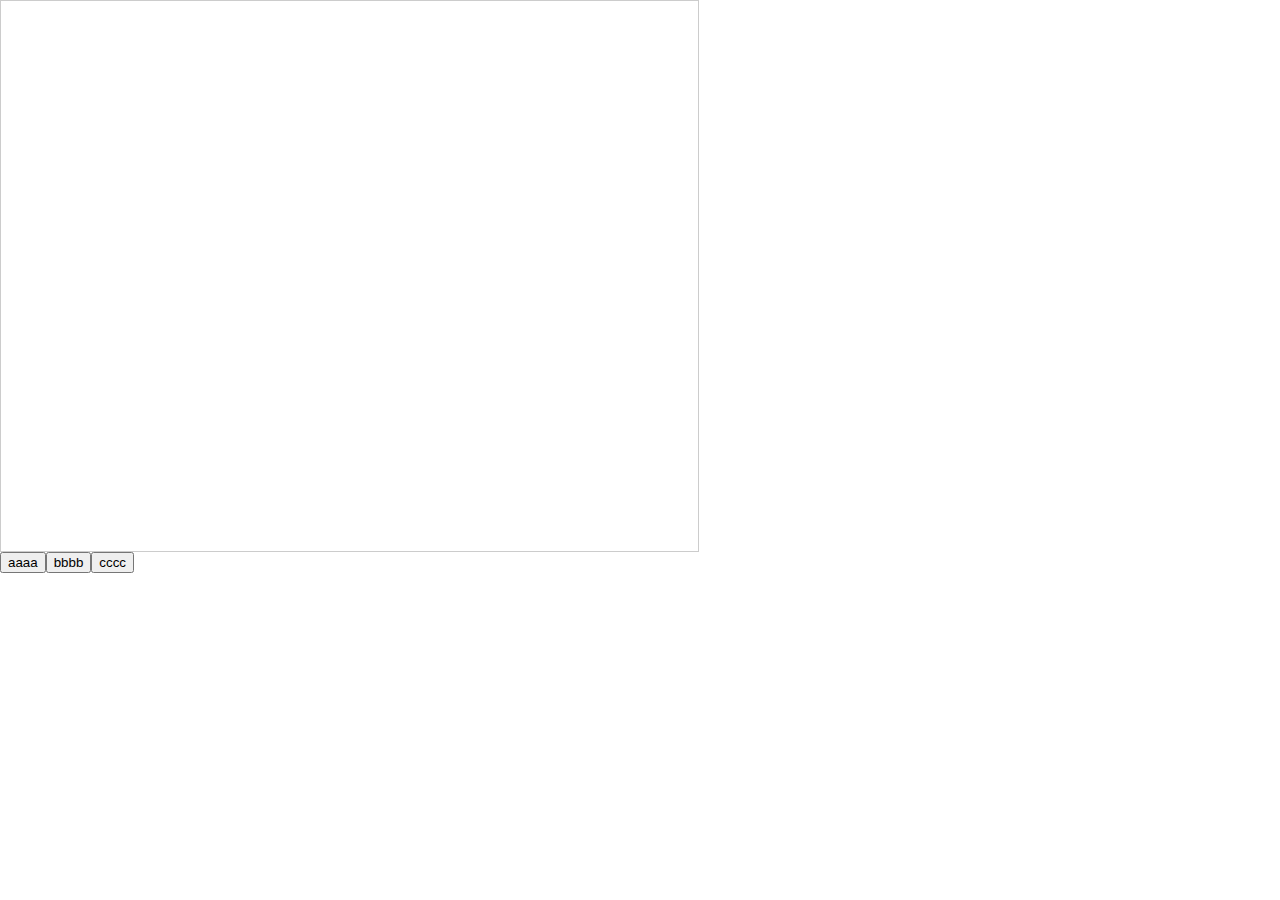
<file: map.html>
<!DOCTYPE html PUBLIC "-//W3C//DTD XHTML 1.0 Transitional//EN" "http://www.w3.org/TR/xhtml1/DTD/xhtml1-transitional.dtd">
<html xmlns="http://www.w3.org/1999/xhtml">

	<head>
		<meta http-equiv="Content-Type" content="text/html; charset=utf-8" />
		<meta name="keywords" content="百度地图,百度地图API，百度地图自定义工具，百度地图所见即所得工具" />
		<meta name="description" content="百度地图API自定义地图，帮助用户在可视化操作下生成百度地图" />
		<title>百度地图API自定义地图</title>
		<!--引用百度地图API-->
		<style type="text/css">
			html,
			body {
				margin: 0;
				padding: 0;
			}
			
			.iw_poi_title {
				color: #CC5522;
				font-size: 14px;
				font-weight: bold;
				overflow: hidden;
				padding-right: 13px;
				white-space: nowrap
			}
			
			.iw_poi_content {
				font: 12px arial, sans-serif;
				overflow: visible;
				padding-top: 4px;
				white-space: -moz-pre-wrap;
				word-wrap: break-word
			}
		</style>
		
	</head>

	<body>
		<!--百度地图容器-->
		<div style="width:697px;height:550px;border:#ccc solid 1px;" id="dituContent"></div>
		<button>aaaa</button><button>bbbb</button><button>cccc</button>
	</body>
	<script type="text/javascript">
		//创建和初始化地图函数：
		function initMap() {
			createMap(); //创建地图
			setMapEvent(); //设置地图事件
			addMapControl(); //向地图添加控件
			addMarker(); //向地图中添加marker
		}

		//创建地图函数：
		function createMap() {
			var map = new BMap.Map("dituContent"); //在百度地图容器中创建一个地图
			var point = new BMap.Point(114.431734, 39.756254); //定义一个中心点坐标
			map.centerAndZoom(point, 12); //设定地图的中心点和坐标并将地图显示在地图容器中
			window.map = map; //将map变量存储在全局
		}

		//地图事件设置函数：
		function setMapEvent() {
			map.enableDragging(); //启用地图拖拽事件，默认启用(可不写)
			map.enableScrollWheelZoom(); //启用地图滚轮放大缩小
			map.enableDoubleClickZoom(); //启用鼠标双击放大，默认启用(可不写)
			map.enableKeyboard(); //启用键盘上下左右键移动地图
		}

		//地图控件添加函数：
		function addMapControl() {
			//向地图中添加缩放控件
			var ctrl_nav = new BMap.NavigationControl({
				anchor: BMAP_ANCHOR_TOP_LEFT,
				type: BMAP_NAVIGATION_CONTROL_LARGE
			});
			map.addControl(ctrl_nav);
			//向地图中添加缩略图控件
			var ctrl_ove = new BMap.OverviewMapControl({
				anchor: BMAP_ANCHOR_BOTTOM_RIGHT,
				isOpen: 1
			});
			map.addControl(ctrl_ove);
			//向地图中添加比例尺控件
			var ctrl_sca = new BMap.ScaleControl({
				anchor: BMAP_ANCHOR_BOTTOM_LEFT
			});
			map.addControl(ctrl_sca);
		}

		//标注点数组
		var markerArr = [{
			title: "我的标记1",
			content: "我的备注1",
			point: "116.331829|39.903866",
			isOpen: 0,
			icon: {
				w: 23,
				h: 25,
				l: 46,
				t: 21,
				x: 9,
				lb: 12
			}
		}, {
			title: "我的标记2",
			content: "我的备注2",
			point: "115.964458|39.521548",
			isOpen: 0,
			icon: {
				w: 23,
				h: 25,
				l: 46,
				t: 21,
				x: 9,
				lb: 12
			}
		}, {
			title: "我的标记3",
			content: "我的备注3",
			point: "114.321925|39.828992",
			isOpen: 0,
			icon: {
				w: 23,
				h: 25,
				l: 46,
				t: 21,
				x: 9,
				lb: 12
			}
		}];
		//创建marker
		function addMarker() {
			for(var i = 0; i < markerArr.length; i++) {
				var json = markerArr[i];
				var p0 = json.point.split("|")[0];
				var p1 = json.point.split("|")[1];
				var point = new BMap.Point(p0, p1);
				var iconImg = createIcon(json.icon);
				var marker = new BMap.Marker(point, {
					icon: iconImg
				});
				var iw = createInfoWindow(i);
				var label = new BMap.Label(json.title, {
					"offset": new BMap.Size(json.icon.lb - json.icon.x + 10, -20)
				});
				marker.setLabel(label);
				map.addOverlay(marker);
				label.setStyle({
					borderColor: "#808080",
					color: "#333",
					cursor: "pointer"
				});

				(function() {
					var index = i;
					var _iw = createInfoWindow(i);
					var _marker = marker;
					_marker.addEventListener("click", function() {
						this.openInfoWindow(_iw);
					});
					_iw.addEventListener("open", function() {
						_marker.getLabel().hide();
					})
					_iw.addEventListener("close", function() {
						_marker.getLabel().show();
					})
					label.addEventListener("click", function() {
						_marker.openInfoWindow(_iw);
					})
					if(!!json.isOpen) {
						label.hide();
						_marker.openInfoWindow(_iw);
					}
				})()
			}
		}
		//创建InfoWindow
		function createInfoWindow(i) {
			var json = markerArr[i];
			var iw = new BMap.InfoWindow("<b class='iw_poi_title' title='" + json.title + "'>" + json.title + "</b><div class='iw_poi_content'>" + json.content + "</div>");
			return iw;
		}
		//创建一个Icon
		function createIcon(json) {
			var icon = new BMap.Icon("http://app.baidu.com/map/images/us_mk_icon.png", new BMap.Size(json.w, json.h), {
				imageOffset: new BMap.Size(-json.l, -json.t),
				infoWindowOffset: new BMap.Size(json.lb + 5, 1),
				offset: new BMap.Size(json.x, json.h)
			})
			return icon;
		}

		initMap(); //创建和初始化地图
		var btn = document.getElementsByTagName('button');
		btn[0].addEventListener('click', function() {
			setTimeout(function() {
				map.panTo(new BMap.Point(116.331829,39.903866)); 
			}, 500);
		})
		btn[1].addEventListener('click', function() {
			setTimeout(function() {
				map.panTo(new BMap.Point(115.964458,39.521548)); 
			}, 500);
		})
		btn[2].addEventListener('click', function() {
			setTimeout(function() {
				map.panTo(new BMap.Point(114.321925,39.828992)); 
			}, 500);
		})
	</script>

</html>
</file>
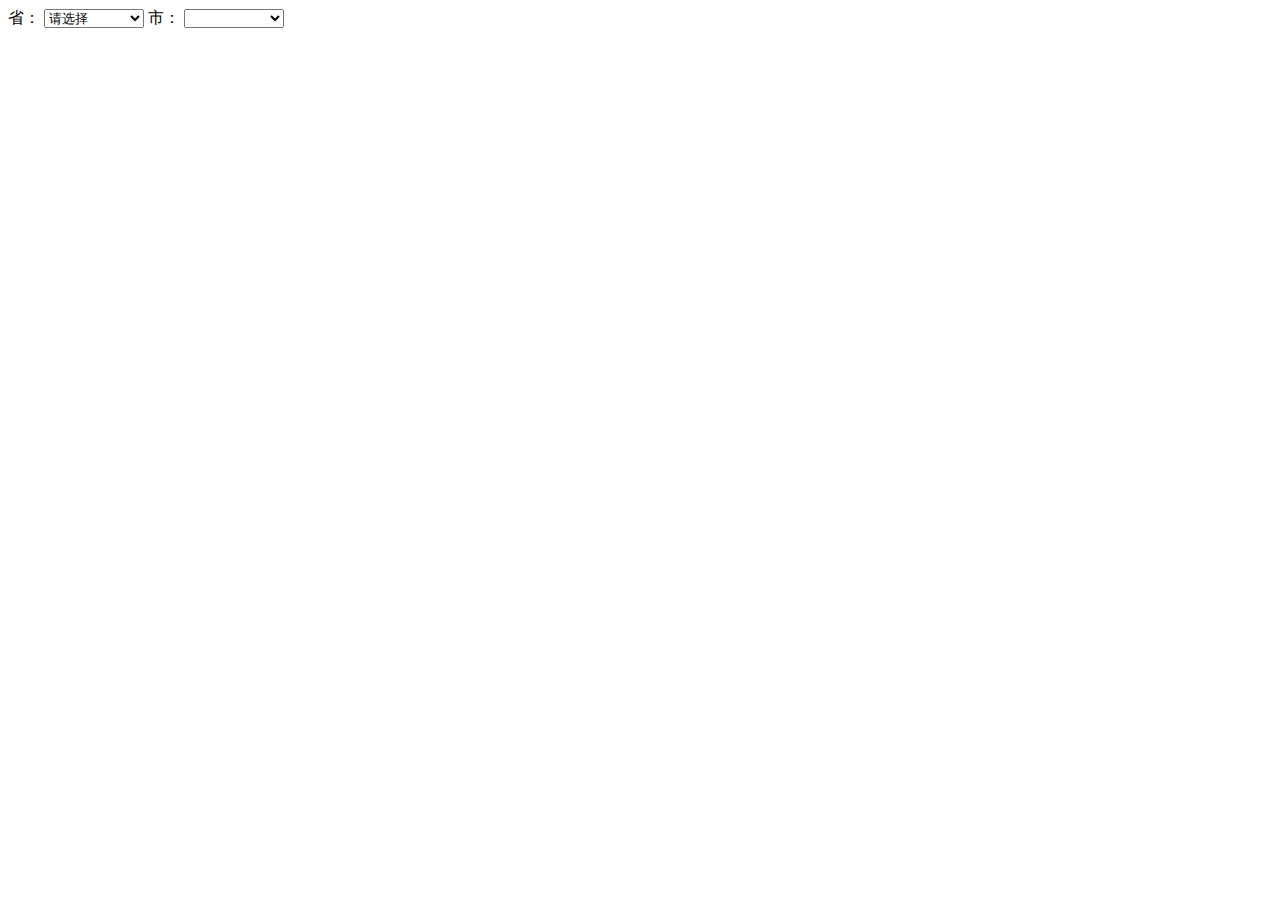
<file: 案例.html>
<!--<!DOCTYPE html>
<html lang="en">
<head>
	<meta charset="UTF-8">
	<title>Document</title>
      <style>
   			#div{
   				position: absolute;
   				left:0;
   				top:0;
   				width: 100%;
                height:100%;
   			}
   			#div img{
   				position: absolute;
   				left:0;
   				top:0;
   				width: 100%;
   				height:100%;
   				opacity: 0;
   				/*transition: all .75s ;*/
   			}
   	     </style>
</head>
<body>
	<div id="div">
      
	</div>
	<script>
       var div=document.getElementById('div')

 	 	var timer=null;
       function imgmove(objs){
       		var _img=objs.getElementsByTagName('img') 
	       	var _m_ =0;
       	function _imgmove(imgs){
	       	clearInterval(timer)
	       	    timer=setTimeout( function(){
	       	     	for (var i = 0; i < _img.length; i++) {
	       	     		 _img[i].style.opacity="0";
	       	     	}
	       	     	    _img[_m_].style.opacity="1";
	       	     	    if(_m_<_img.length-1)  _m_++;
	       	     	    
	       	     	    
	       	     	    _imgmove(_img);
	       	     	 
	       	     },10*_m_)
			}
			_imgmove(_img)
       }
       window.onload=function(){
       	for (var i =13; i > 1; i--) {
       		div.innerHTML+='<img src="imgs/'+(i-1)+'.jpg" />'
       	}
       	 window.onmousewheel=function(){
       	imgmove(div);
       }
      }
 
      
	</script>
</body>
</html>-->
	
	<!--<html>
<head>
<meta charset="UTF-8">
<title>省市二级联动</title>
</head> 
<body onload="init()"> 
<select id="province" size=1 onchange="getCity()"> 
<option value= 0 >北京</option> 
<option value= 1 >上海</option> 
<option value= 2 >天津</option> 
<option value= 3 >重庆</option> 
<option value= 4 >河北</option> 
<option value= 5 >山西</option> 
<option value= 6 >内蒙古</option> 
<option value= 7 >辽宁</option> 
<option value= 8 >吉林</option> 
<option value= 9 >黑龙江</option> 
<option value= 10 >江苏</option> 
<option value= 11 >浙江</option> 
<option value= 12 >安徽</option> 
<option value= 13 >福建</option> 
<option value= 14 >江西</option> 
<option value= 15 >山东</option> 
<option value= 16 >河南</option> 
<option value= 17 >湖北</option> 
<option value= 18 >湖南</option> 
<option value= 19 >广东</option> 
<option value= 20 >广西</option> 
<option value= 21 >海南</option> 
<option value= 22 >四川</option> 
<option value= 23 >贵州</option> 
<option value= 24 >云南</option> 
<option value= 25 >西藏</option> 
<option value= 26 >陕西</option> 
<option value= 27 >甘肃</option> 
<option value= 28 >宁夏</option> 
<option value= 29 >青海</option> 
<option value= 30 >新疆</option> 
<option value= 31 >香港</option> 
<option value= 32 >澳门</option> 
<option value= 33 >台湾</option> 
</select>
 
<select id="city" > 
</select> 
<select id="province1" size=1 onchange="getCity()"> 
<option value= 0 >北京</option> 
<option value= 1 >上海</option> 
<option value= 2 >天津</option> 
<option value= 3 >重庆</option> 
<option value= 4 >河北</option> 
<option value= 5 >山西</option> 
<option value= 6 >内蒙古</option> 
<option value= 7 >辽宁</option> 
<option value= 8 >吉林</option> 
<option value= 9 >黑龙江</option> 
<option value= 10 >江苏</option> 
<option value= 11 >浙江</option> 
<option value= 12 >安徽</option> 
<option value= 13 >福建</option> 
<option value= 14 >江西</option> 
<option value= 15 >山东</option> 
<option value= 16 >河南</option> 
<option value= 17 >湖北</option> 
<option value= 18 >湖南</option> 
<option value= 19 >广东</option> 
<option value= 20 >广西</option> 
<option value= 21 >海南</option> 
<option value= 22 >四川</option> 
<option value= 23 >贵州</option> 
<option value= 24 >云南</option> 
<option value= 25 >西藏</option> 
<option value= 26 >陕西</option> 
<option value= 27 >甘肃</option> 
<option value= 28 >宁夏</option> 
<option value= 29 >青海</option> 
<option value= 30 >新疆</option> 
<option value= 31 >香港</option> 
<option value= 32 >澳门</option> 
<option value= 33 >台湾</option> 
</select>
<select id="city1" > 
</select> 
<script> 
var arr = new  Array();
arr[0 ]="东城,西城,崇文,宣武,朝阳,丰台,石景山,海淀,门头沟,房山,通州,顺义,昌平,大兴,平谷,怀柔,密云,延庆" 
arr[1 ]="黄浦,卢湾,徐汇,长宁,静安,普陀,闸北,虹口,杨浦,闵行,宝山,嘉定,浦东,金山,松江,青浦,南汇,奉贤,崇明" 
arr[2 ]="和平,东丽,河东,西青,河西,津南,南开,北辰,河北,武清,红挢,塘沽,汉沽,大港,宁河,静海,宝坻,蓟县" 
arr[3 ]="万州,涪陵,渝中,大渡口,江北,沙坪坝,九龙坡,南岸,北碚,万盛,双挢,渝北,巴南,黔江,长寿,綦江,潼南,铜梁,大足,荣昌,壁山,梁平,城口,丰都,垫江,武隆,忠县,开县,云阳,奉节,巫山,巫溪,石柱,秀山,酉阳,彭水,江津,合川,永川,南川" 
arr[4 ]="石家庄,邯郸,邢台,保定,张家口,承德,廊坊,唐山,秦皇岛,沧州,衡水" 
arr[5 ]="太原,大同,阳泉,长治,晋城,朔州,吕梁,忻州,晋中,临汾,运城" 
arr[6 ]="呼和浩特,包头,乌海,赤峰,呼伦贝尔盟,阿拉善盟,哲里木盟,兴安盟,乌兰察布盟,锡林郭勒盟,巴彦淖尔盟,伊克昭盟" 
arr[7 ]="沈阳,大连,鞍山,抚顺,本溪,丹东,锦州,营口,阜新,辽阳,盘锦,铁岭,朝阳,葫芦岛" 
arr[8 ]="长春,吉林,四平,辽源,通化,白山,松原,白城,延边" 
arr[9 ]="哈尔滨,齐齐哈尔,牡丹江,佳木斯,大庆,绥化,鹤岗,鸡西,黑河,双鸭山,伊春,七台河,大兴安岭" 
arr[10 ]="南京,镇江,苏州,南通,扬州,盐城,徐州,连云港,常州,无锡,宿迁,泰州,淮安" 
arr[11 ]="杭州,宁波,温州,嘉兴,湖州,绍兴,金华,衢州,舟山,台州,丽水" 
arr[12 ]="合肥,芜湖,蚌埠,马鞍山,淮北,铜陵,安庆,黄山,滁州,宿州,池州,淮南,巢湖,阜阳,六安,宣城,亳州" 
arr[13 ]="福州,厦门,莆田,三明,泉州,漳州,南平,龙岩,宁德" 
arr[14 ]="南昌市,景德镇,九江,鹰潭,萍乡,新馀,赣州,吉安,宜春,抚州,上饶" 
arr[15 ]="济南,青岛,淄博,枣庄,东营,烟台,潍坊,济宁,泰安,威海,日照,莱芜,临沂,德州,聊城,滨州,菏泽" 
arr[16 ]="郑州,开封,洛阳,平顶山,安阳,鹤壁,新乡,焦作,濮阳,许昌,漯河,三门峡,南阳,商丘,信阳,周口,驻马店,济源" 
arr[17 ]="武汉,宜昌,荆州,襄樊,黄石,荆门,黄冈,十堰,恩施,潜江,天门,仙桃,随州,咸宁,孝感,鄂州" 
arr[18 ]="长沙,常德,株洲,湘潭,衡阳,岳阳,邵阳,益阳,娄底,怀化,郴州,永州,湘西,张家界" 
arr[19 ]="广州,深圳,珠海,汕头,东莞,中山,佛山,韶关,江门,湛江,茂名,肇庆,惠州,梅州,汕尾,河源,阳江,清远,潮州,揭阳,云浮" 
arr[20 ]="南宁,柳州,桂林,梧州,北海,防城港,钦州,贵港,玉林,南宁地区,柳州地区,贺州,百色,河池" 
arr[21 ]="海口,三亚" 
arr[22 ]="成都,绵阳,德阳,自贡,攀枝花,广元,内江,乐山,南充,宜宾,广安,达川,雅安,眉山,甘孜,凉山,泸州" 
arr[23 ]="贵阳,六盘水,遵义,安顺,铜仁,黔西南,毕节,黔东南,黔南" 
arr[24 ]="昆明,大理,曲靖,玉溪,昭通,楚雄,红河,文山,思茅,西双版纳,保山,德宏,丽江,怒江,迪庆,临沧" 
arr[25 ]="拉萨,日喀则,山南,林芝,昌都,阿里,那曲" 
arr[26 ]="西安,宝鸡,咸阳,铜川,渭南,延安,榆林,汉中,安康,商洛" 
arr[27 ]="兰州,嘉峪关,金昌,白银,天水,酒泉,张掖,武威,定西,陇南,平凉,庆阳,临夏,甘南" 
arr[28 ]="银川,石嘴山,吴忠,固原" 
arr[29 ]="西宁,海东,海南,海北,黄南,玉树,果洛,海西" 
arr[30 ]="乌鲁木齐,石河子,克拉玛依,伊犁,巴音郭勒,昌吉,克孜勒苏柯尔克孜,博 尔塔拉,吐鲁番,哈密,喀什,和田,阿克苏" 
arr[31 ]="香港" 
arr[32 ]="澳门" 
arr[33 ]="台北,高雄,台中,台南,屏东,南投,云林,新竹,彰化,苗栗,嘉义,花莲,桃园,宜兰,基隆,台东,金门,马祖,澎湖" 

function init()
{
    var city = document.getElementById("city");
    var cityArr = arr[0].split(",");
    for(var i=0;i<cityArr.length;i++)
    {
             city[i]=new Option(cityArr[i],cityArr[i]);
    }
}

function getCity()
{    
    var pro = document.getElementById("province");
    var city = document.getElementById("city");
    var index = pro.selectedIndex;
    var cityArr = arr[index].split(",");   
    
    city.length = 0;
    //将城市数组中的值填充到城市下拉框中
    for(var i=0;i<cityArr.length;i++)
    {
             city[i]=new Option(cityArr[i],cityArr[i]);
         }
}

</script>
</body>
</html>-->


<!DOCTYPE html>
<html>
    <head>
        <meta charset="utf-8">
        <title></title>
    </head>
    <body>
        省：
        <select style="width: 100px;" id="pre" onchange="chg(this);">
            <option value="-1">请选择</option>
        </select>
        市：
        <select style="width: 100px;" id="city" onchange="chg2(this)" ;></select>
        <!--区：
        <select style="width: 100px;" id="area"></select>-->
    </body>
    <script>
         //声明省
        var pres = ["北京", "上海", "山东"]; //直接声明Array
         //声明市
        var cities = [
            ["东城", "昌平", "海淀"],
            ["浦东", "高区"],
            ["济南", "青岛"]
        ]
       
            //设置一个省的公共下标
        var pIndex = -1;
        var preEle = document.getElementById("pre");
        var cityEle = document.getElementById("city");
         //先设置省的值
        for (var i = 0; i < pres.length; i++) {
            //声明option.<option value="pres[i]">Pres[i]</option>
            //
            //Option(secondMenuClassNumber[0]+":"+secondMenuText[0]),secondMenuClassNumber[0]);
            //====================
            // new option(text,value,defaultSelected,selected)
            // text:字符串，指定option对象的text属性(即<option></option>之间的文字)
            // value:字符串，指定option对象的value属性
            // defaultSelected:布尔值，指定option对象的defaultSelected属性
            // selected:布尔值，指定option对象的selected属性
            //===================
            var op = new Option(pres[i], i);
            // console.log(op);
            //<option value="0">北京</option>
            //<option value="1">上海</option>
            //<option value="2">山东</option>
            //
            //添加
            preEle.options.add(op);
        }
        function chg(obj) {
            if (obj.value == -1) {
                cityEle.options.length = 0;
            }
            var val = obj.value;
            pIndex = obj.value;
            var cs = cities[val];

            cityEle.options.length = 0;

            for (var i = 0; i < cs.length; i++) {
                var op = new Option(cs[i], i);
                cityEle.options.add(op);
            }

        }
        function chg2(obj) {
            var val = obj.selectedIndex;
            var as = areas[pIndex][val];
            for (var i = 0; i < as.length; i++) {
                var op = new Option(as[i], i);
                options.add(op);
            }
        }
    </script>
</html>
</file>
<file: css/index.css>
*{
	padding:0;
	margin:0;
    list-style: none;
    text-decoration: none;
    /*overflow-y:hidden;*/
   
    font-family: arial, "Hiragino Sans GB", "Microsoft Yahei", 微软雅黑, 黑体, 宋体, Tahoma, Arial, Helvetica, STHeiti;
}
/*百度地图样式*/
    .iw_poi_title {color:#CC5522;font-size:14px;font-weight:bold;overflow:hidden;padding-right:13px;white-space:nowrap}
    .iw_poi_content {font:12px arial,sans-serif;overflow:visible;padding-top:4px;white-space:-moz-pre-wrap;word-wrap:break-word}

body{
	overflow: hidden;
}
/*开场动画部分*/
#startShow{
	position: absolute;
	left: 0;top: 0;
	width: 100%;
	height: 100%;
	z-index: 999999;
	background: #000;
}
#startShow>div{
	position: absolute;
	width: 510px;
    height: 306px;
    left: 50%;
    top: 50%;
    margin-left: -255px;
    margin-top: -153px;
}
#startShow img.pos_a{
	height: 100%;
	pointer-events: none;
	width: 100%;
	background: #fff;
}
#startShow img.pos_b{
	position: absolute;
	left: 50%;
	margin-left: -7.5px;bottom: 8px;
	transform-origin: center 202px;
	transform: rotate(-100deg);
	    pointer-events: none;
}
/*时间部分*/
#time{position: absolute;top: 50px;right: 150px;z-index:99999;width:150px}
			#time span{background-repeat: no-repeat;background-image:url(../imgas/times.png);width:13px; height:19px;display: inline-block;float:left}
			#time .spanx{background-position: -34px 2px;width: 10px;}
			#time .span0 {background-position: -2px -2px;}
			#time .span1{background-position: -47px -2px;}
			#time .span2{background-position: -2px -22px;}
			#time .span3{background-position: -17px -22px;}
			#time .span4{background-position: -32px -22px;}
			#time .span5{background-position: -47px -22px;}
			#time .span6{background-position: -2px -42px;}
			#time .span7{background-position: -17px -42px;}
			#time .span8{background-position: -32px -42px;}
			#time .span9{background-position: -17px -2px;}
/*预约试驾部分*/

 #yua,#yua1,#yua2{
  	background: rgba(0,0,0,.8);
    top: 0;
    left: 0;
    z-index: 88888;
    bottom: 0;
    right: 0;
    position:absolute;
 
  }
  #yua .yu11{
  	width:694px;
  	height:390px;
  	background-image:url(../imgas/9.jpg) ;
  	margin:0 auto;
  	margin-top:200px;
  	padding-left:100px;
  	padding-top:20px;
  }
  .yua22{
  	 width:1000px;
  	height:496px;
  	background:url(../imgas/15.png) no-repeat center ;
  	margin:0 auto;
  	margin-top:150px;
  }
 #cuo1{
  	position:absolute;
    right:130px;
    top: 145px;
    width: 50px;
  }
#cuo2{
	position:absolute;
    right:130px;
    top: 145px;
    width: 50px;
}
#cuo3{
	position:absolute;
    right:30px;
    top: 50px;
    width: 50px;
}
  #yua1 form{
  	padding-top: 95px;
    width: 517px;
    height: 100%;
  }
  form p{
  	    font-size: 14px;
    color: #ffffff;
    margin-bottom: 14px;
  }
 #pre,#city2{
     margin-right: 23px;
    width: 211px;
    height: 32px;
    border: 1px solid #878787;
    color: ;
    font-size: 12px;
    border-radius: 0;
  }
  #chne li{
  	list-style: none;
  	margin-bottom:40px ;
  }
  #chne{
  	    height: 250px;
       overflow: auto;
       font-size: 12px;
       color: #FFFFFF;
       margin-top: 40px;
       width: 80%;
       /*background: red;*/
  }
  #chne li div h2{
  	    color: #e60021;
    font-size: 14px;
  }
  #chne li div p{
  	color:white;
  }
 .min{
 	margin-right: 82px;
    width: 236px;
    min-height: 20px;;
    display: inline-block;
 }
   
    .scroll::-webkit-scrollbar {
        width:10px;
        height:10px;
    }

    .scroll::-webkit-scrollbar-thumb{
        background:lightgray;
        border-radius:4px;
    }
big{
    line-height: 43px;
    height: 43px;
    font-size: 20px;
    color: #FFFFFF;
    text-align: left;
 }
 #btnsbt{
 	width: 215px;
    height: 54px;
    border: 0;
    background: url(../imgas/10.png);
    font-size: 0;
    border-radius: 0;
    margin-top: 12px;
    margin-left:170px;
 }
 .table{
 	height: 85%;
    min-height: 550px;
    color: #FFFFFF;
    width: 1000px;
    margin: 0 auto;
    position: relative;
    margin-top:100px;
 }

 .scroll{
 	top: 102px;
    bottom: 0;
    overflow: auto;
    width: 100%;
    position: absolute;
 }
 tr{
 	height:39px;
 	 display: table-row;
    vertical-align: inherit;
    border-color: inherit;
 }
 .table2{
 	font-size: 12px;
    width: 970px;
    border-collapse: collapse;
    border-spacing: 0;
 }
 .table1{
 	 margin-top: 18px;
    height: 42px;
    font-size: 14px;
    width: 970px;
    border-collapse: collapse;
    border-spacing: 0;
 }
 .table th{
 	width: 145px;
    border-left: 0
 }

 #yua #input1,#input2,#input5{
	background: rgba(0,0,0,0.3);
    border: 1px solid #455864;
    border-radius: 4px;
    width: 100%;
    padding-left: 0.2em;
    height: 39px;
    font-size: 20px;
    color: #FFFFFF;
    text-align: left;
}
.input3,.input4{
	background: rgba(0,0,0,0.3);
    border: 1px solid #455864;
    border-radius: 4px;
    width: 100%;
    padding-left: 0.2em;
    height: 39px;
    font-size: 20px;
    color: #FFFFFF;
    text-align: left;
}

i{
 	color: #a2a2a2;
    font-size: 12px;
    padding-left: 0.5em;
 }

/*固定定位部分*/
#fixed{
	position:fixed;
	z-index: 999;
}
#banner li{
	position: absolute;
	overflow: hidden;
    top:0;
    left:0;
    opacity: 0;
    transition: opacity .5s;

}
#banner li .change{
	position: absolute;
	width:100%;
	height:100%;
	
}
.logo1{
	position:fixed;
	top:40px;
	left:45px;	
}

#logo2{
    position: absolute;
    top: 147px;
    left: 82px;
}

#nav{
	position:absolute;
	height:100%;
	width: 79px;
    border-left: 1px solid #393c3d;
    border-left: 1px solid rgba(255,255,255,0.2);
    right: 0;
    top: 0;
    position:fixed;
}
.mask{
	position: absolute;
    height: 100%;
    right: 0;
    top: 0;

}
#nav .nav_log{
	position:fixed;
    top: 35px;
    right:58px;
    border: 0;
    background-color: transparent;
}

.nav_l{
    margin-top:300%;
}
.nav_l li{
    background-image: url(../imgas/img/55.png);
    background-repeat: no-repeat;
     position:relative;
     height: 50px;
     z-index: 9999;
}

.nav_l li p{
    display: none;
    position: absolute;
    right: 76px;
    width: 98px;
    z-index: 9999;
    height: 100%;
    line-height: 50px;
    color: #ffffff;
    text-align: center;
    background-color: #000000;
    background-color: rgba(0,0,0,0.67);
    font-size: 15px;
    border-right: 5px solid #e60021;
}

.nav_l li:hover p{
	display: block;
}

.nav_l li.active p{
	display: block;
}



.nav_l li:first-child{
	 background-position: center 15px;
}
.nav_l li:nth-child(2){
	background-position: center -36px;
}
.nav_l li:nth-child(3){
	background-position:  center -89px
}
.nav_l li:nth-child(4){
	background-position:  center -142px
}
.nav_l li:nth-child(5){
	background-position:  center -192px;
}

.nav_r{
     position: absolute;
     bottom:20px;
     width:100%;
}
.nav_r li{
	margin:5px;
	 height: 40px;
    background-image: url(../imgas/img/4.png);
    background-repeat: no-repeat;
    position: relative;
    width:100%;
}
.nav_r .li6{
	   background-position: center 15px;
}   
.nav_r .li7{
	    background-position: center -45px;
}
.nav_r .li8{
	    background-position: center -100px;
}
.nav_r .li9{
	    background-position: center -155px
}
.nav_do{
    background: url(../imgas/img/6.png);
    width: 162px;
    height: 221px;
    position:fixed;
     right: 136px;
    bottom: 10%;
    z-index: 20px;
}
.nav_do li{
	width: 75px;
    height: 75px;
    position: absolute;
}
.nav_do .li10{
	position:absolute;
    top: 15px;
    right: 15px;
}
.nav_do .li11{
	position:absolute;
	top: 74px;
    left: 15px;
}
.nav_do .li12{
	position:absolute;
    bottom: 15px;
    right: 15px;
}
.img_b{
	position:fixed;
	right: 257px;
    bottom: 21px;
}
.img_b1{
	position:fixed;
	width: 92px;
    bottom: 26px;
    right: 140px;
}
/*小鼠标跳动的动画*/
.foot1{
	position: fixed;
	z-index: 999;
	width: 5%;
    bottom: 2%;
    left: 50%;
    margin-left: -2.5%;
    animation: myfirst 1.5s infinite;
}
 @keyframes myfirst {  
           0% {  
               transform: translate(0px, 0px);  
           }  
           50% {  
               transform: translate(0px, -10px);  
           }  
           100% {  
               transform: translate(0px, 0px);  
           }  
       }  
.tu2_img1{
    position: absolute;
    left: 4.1%;
    bottom: 7.55%;
     z-index: 999;
}
.tu2_img3{
    
}
.tu3_img1{
    position: absolute;
    width: 56.25%;
    left: 0;
    top: 0;
     z-index: 999;
}
.tu3_img2{
	left: 2.79%;
    top: 17.44%;
    position: absolute;
     z-index: 999;
}
.tu3_img3{
	 left: 2.79%;
    top: 17.44%;
    position: absolute;
     z-index: 999;
}
.tu4_img1{
	left: 2.79%;
    top: 16.79%;
    position: absolute;
     z-index: 999;
}
.tu4_img2{
	left: 2.79%;
    top: 16.79%;
    position: absolute;
    z-index: 999;
}
.tu5_img1{
	 left: 4.28%;
    bottom: 6.976%;
    position: absolute;
     z-index: 999;
}
	#don_1{
   		position: absolute;
   		left:0;
   		top:0;
   		width: 100%;
        height:100%;
   	}
   	#don_1 img{
   		position: absolute;
   	    left:0;
   		top:0;
   		width: 100%;
     	height:100%;
    	opacity: 0;
    	
   	}
  #don_2{
   		position: absolute;
   		left:0;
   		top:0;
   		width: 100%;
        height:100%;
   	}
	#don_2 img{
   		position: absolute;
   	    left:0;
   		top:0;
   		width: 100%;
     	height:100%;
    	opacity: 0;
    	
   	}
   	 #don_3{
   		position: absolute;
   		left:0;
   		top:0;
   		width: 100%;
        height:100%;
   	}
	#don_3 img{
   		position: absolute;
   	    left:0;
   		top:0;
   		width: 100%;
     	height:100%;
    	opacity: 0;
    	
   	}
   	 	 #don_4{
   		position: absolute;
   		left:0;
   		top:0;
   		width: 100%;
        height:100%;
        display: block;
   	}
	#don_4 img{
   		position: absolute;
   	    left:0;
   		top:0;
   		width: 100%;
     	height:100%;
    	opacity: 0;
    	
   	}
   	#taberr{
   		/*display: none;*/
   	}
   	#taberr>div>img{
   		opacity: 0;
   	}
#tu2_1,#tu2_2,#tu2_3,#tu3_1,#tu3_2,#tu3_3,#tu4_1,#tu4_2,#tu4_3,#tu5_black,#tu5_white,#tu5_gray{
	  position: absolute;
   		left:0;
   		top:0;
   		width: 100%;
        height:100%;
}
#tu2_1 img,#tu2_2 img,#tu2_3 img,#tu3_1 img,#tu3_2 img,#tu3_3 img,#tu4_1 img,#tu4_2 img,#tu4_3 img{
	    position: absolute;
   	    left:0;
   		top:0;
   		width: 100%;
     	height:100%;
    	opacity: 0;
}
#tu5_black,#tu5_white,#tu5_gray img{
	 position: absolute;
   	 left:0;
     top:0;
    width: 100%;
     height:100%;
}
span{
	width: 26%;
    height: 100%;
    margin-left:3.82%;
    position: relative;
    top: 19.53125%;
    display: inline-block;
}
span img{
    width: 100%;
    position: absolute;
}
#tu5_X{
	z-index: 9;
	position:absolute;
	left: 15.476%;
    top: 24.186%;
    width: 11.2%;
    height: 14.883%;	
    background-color: transparent;
    cursor: pointer;
}
.zi{
    width: 100%;
    position: absolute;
}
.gif{
   position: absolute;
   bottom: 14%;
    left: 50%;
    margin-left: -200px;
    width: 400px;
    background-color: transparent;
    z-index: 9999;
}
.tutu{
	position: absolute;
    width: 100%;
    height: 100%;
    -webkit-transform: translate(-50%,-50%);
    -ms-transform: translate(-50%,-50%);
    transform: translate(-50%,-50%);
    top: 50%;
    left: 50%;
}
#taberr{
	position:absolute;
	width:100%;
	height:100%;
}
#taber{
	position:absolute;
	width:100%;
	height:100%;
}
#dituContent{
	 position: absolute;
    right:15px;
    
    top: 80px;
    z-index: 9;
    overflow: hidden;
    width: 468px;
    height: 390px;
}
.ddd{
	width:1000px;
	height:500px;

	position:relative;
}
#chne
</file>
